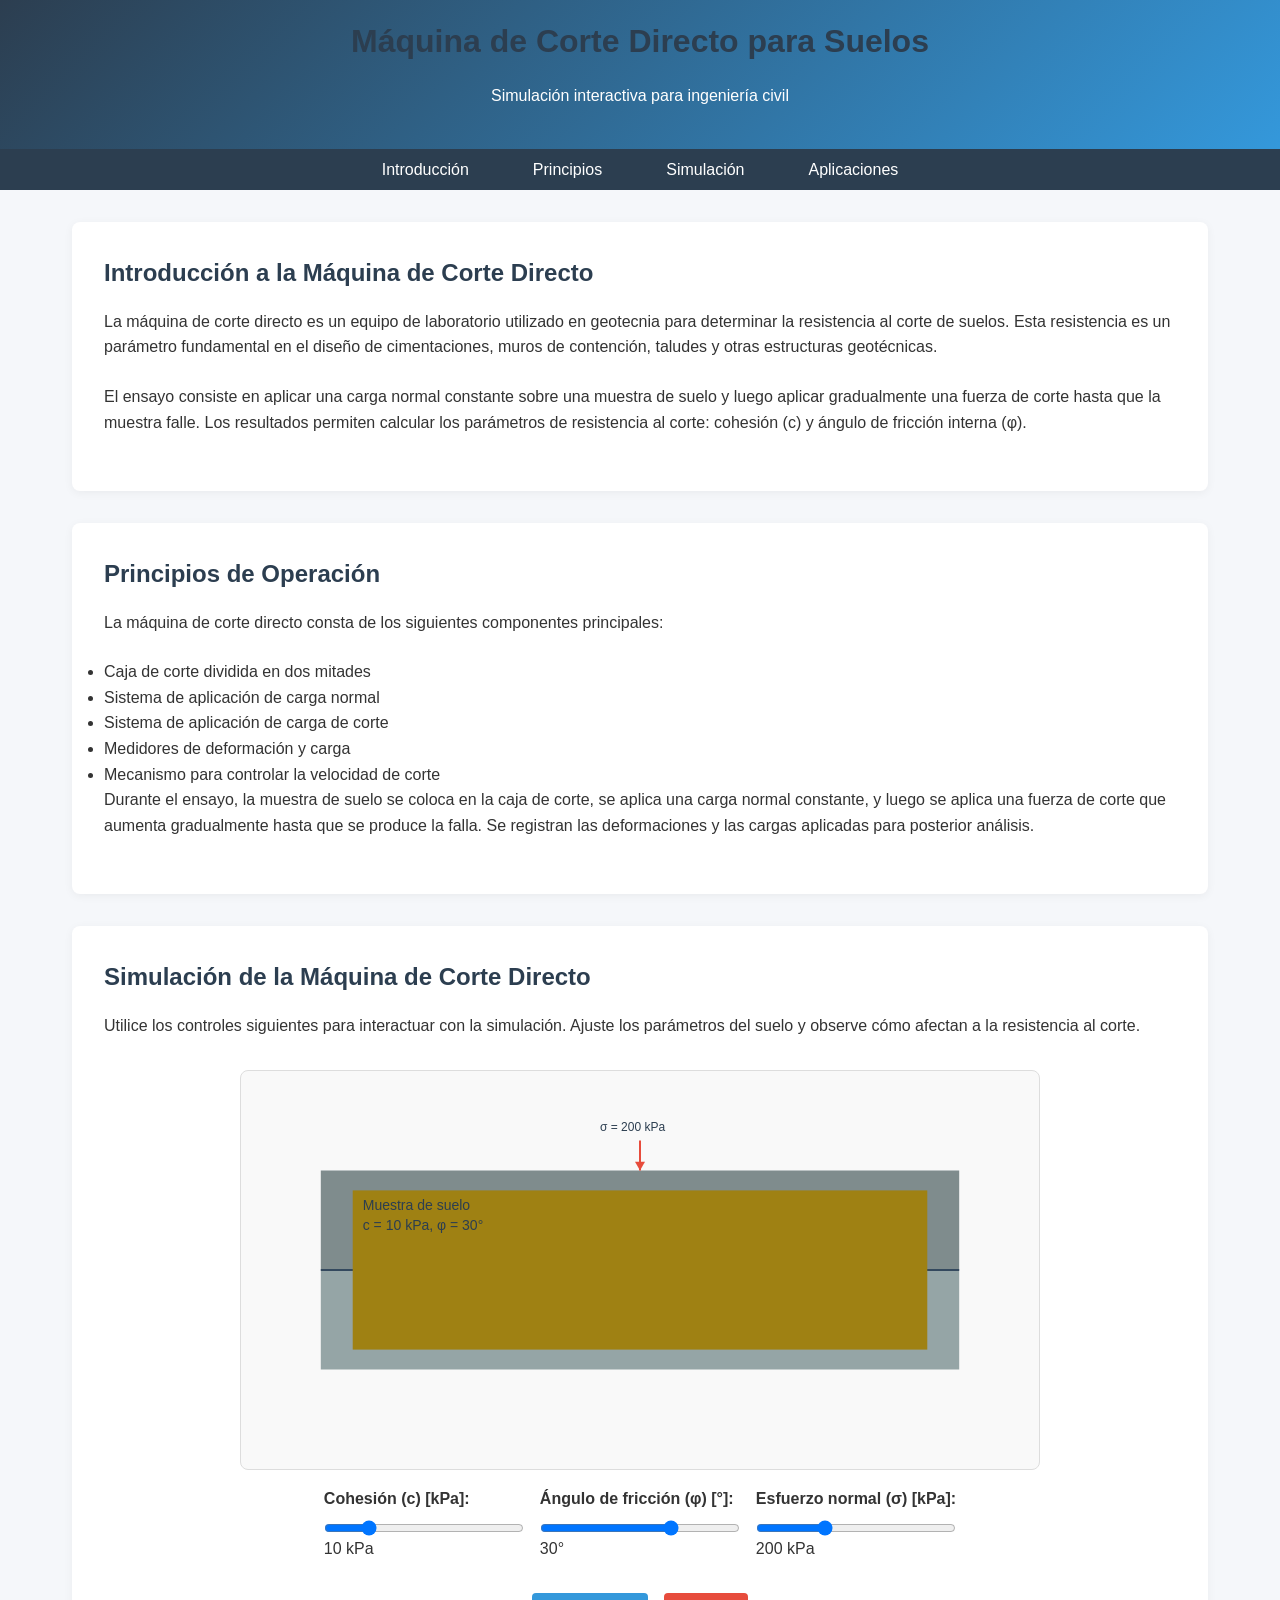
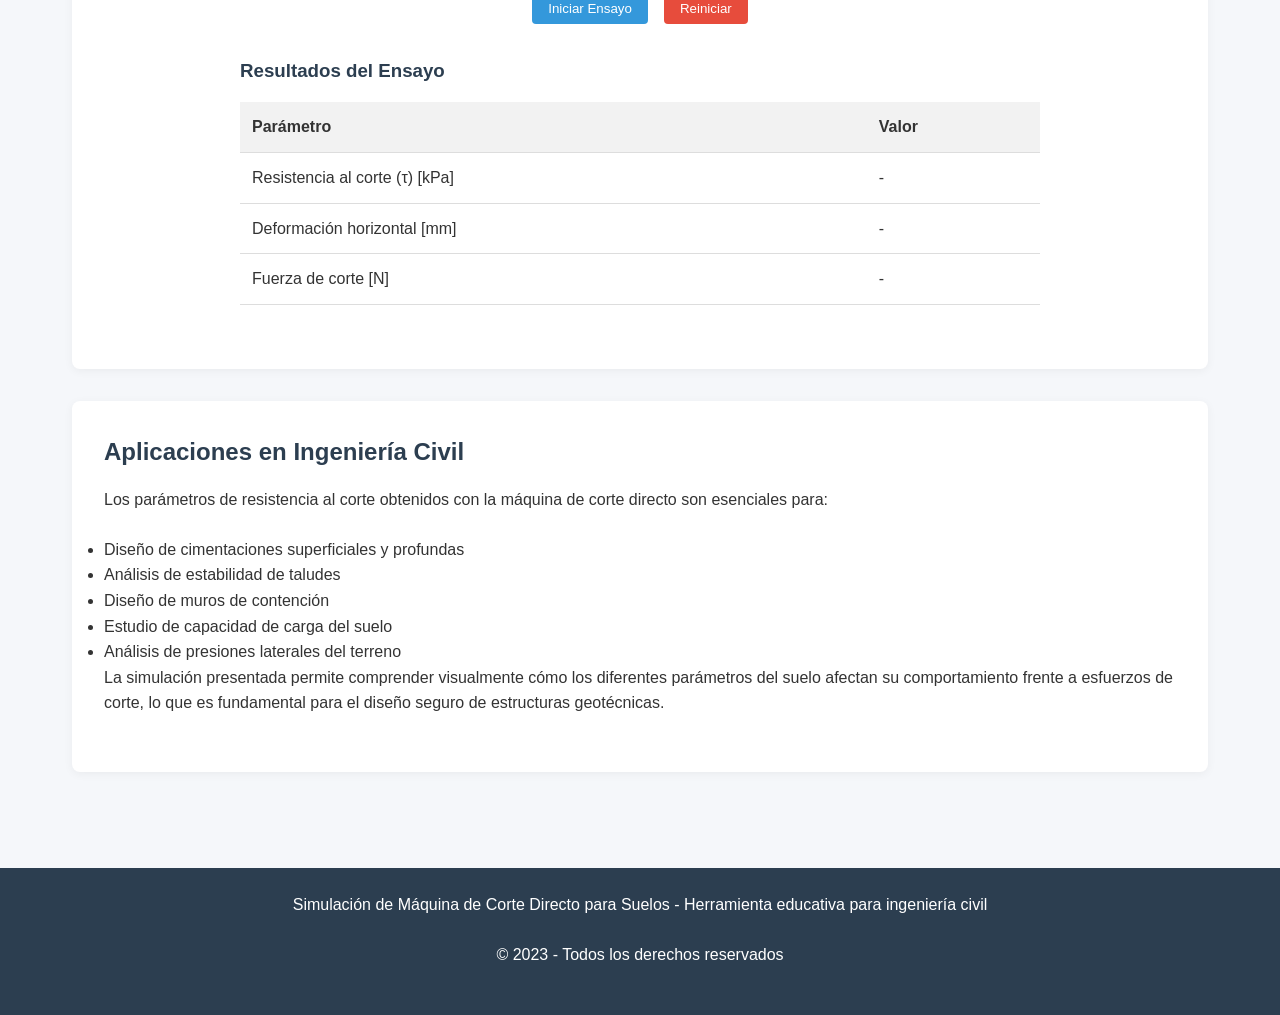
<file: maquina.html>
<!DOCTYPE html>
<html lang="es">
<head>
    <meta charset="UTF-8">
    <meta name="viewport" content="width=device-width, initial-scale=1.0">
    <title>Máquina de Corte Directo - Simulación</title>
    <style>
        :root {
            --primary-color: #2c3e50;
            --secondary-color: #3498db;
            --accent-color: #e74c3c;
            --light-color: #ecf0f1;
            --dark-color: #2c3e50;
        }
        
        * {
            margin: 0;
            padding: 0;
            box-sizing: border-box;
            font-family: 'Segoe UI', Tahoma, Geneva, Verdana, sans-serif;
        }
        
        body {
            background-color: #f5f7fa;
            color: #333;
            line-height: 1.6;
        }
        
        header {
            background: linear-gradient(135deg, var(--primary-color), var(--secondary-color));
            color: white;
            padding: 1rem;
            text-align: center;
            box-shadow: 0 2px 5px rgba(0,0,0,0.1);
        }
        
        nav {
            background-color: var(--dark-color);
            padding: 0.5rem;
        }
        
        nav ul {
            display: flex;
            justify-content: center;
            list-style: none;
        }
        
        nav ul li {
            margin: 0 1rem;
        }
        
        nav ul li a {
            color: white;
            text-decoration: none;
            padding: 0.5rem 1rem;
            border-radius: 4px;
            transition: background-color 0.3s;
        }
        
        nav ul li a:hover {
            background-color: rgba(255,255,255,0.1);
        }
        
        .container {
            max-width: 1200px;
            margin: 0 auto;
            padding: 2rem;
        }
        
        h1, h2, h3 {
            margin-bottom: 1rem;
            color: var(--primary-color);
        }
        
        p {
            margin-bottom: 1.5rem;
        }
        
        .section {
            background-color: white;
            border-radius: 8px;
            padding: 2rem;
            margin-bottom: 2rem;
            box-shadow: 0 2px 10px rgba(0,0,0,0.05);
        }
        
        .simulation-container {
            display: flex;
            flex-direction: column;
            align-items: center;
            margin: 2rem 0;
        }
        
        .canvas-container {
            position: relative;
            width: 100%;
            max-width: 800px;
            height: 400px;
            border: 1px solid #ddd;
            border-radius: 8px;
            overflow: hidden;
            margin-bottom: 1rem;
            background-color: #f9f9f9;
        }
        
        canvas {
            width: 100%;
            height: 100%;
        }
        
        .controls {
            display: flex;
            flex-wrap: wrap;
            gap: 1rem;
            justify-content: center;
            margin-bottom: 1rem;
            width: 100%;
        }
        
        .control-group {
            display: flex;
            flex-direction: column;
            min-width: 200px;
        }
        
        label {
            margin-bottom: 0.5rem;
            font-weight: bold;
        }
        
        input[type="range"] {
            width: 100%;
        }
        
        .button-group {
            display: flex;
            gap: 1rem;
            margin-top: 1rem;
        }
        
        button {
            padding: 0.5rem 1rem;
            border: none;
            border-radius: 4px;
            background-color: var(--secondary-color);
            color: white;
            cursor: pointer;
            transition: background-color 0.3s;
        }
        
        button:hover {
            background-color: #2980b9;
        }
        
        button.reset {
            background-color: var(--accent-color);
        }
        
        button.reset:hover {
            background-color: #c0392b;
        }
        
        .results {
            width: 100%;
            max-width: 800px;
            margin-top: 2rem;
        }
        
        .results table {
            width: 100%;
            border-collapse: collapse;
        }
        
        .results th, .results td {
            padding: 0.75rem;
            text-align: left;
            border-bottom: 1px solid #ddd;
        }
        
        .results th {
            background-color: #f2f2f2;
        }
        
        footer {
            background-color: var(--dark-color);
            color: white;
            text-align: center;
            padding: 1.5rem;
            margin-top: 2rem;
        }
        
        @media (max-width: 768px) {
            nav ul {
                flex-direction: column;
                align-items: center;
            }
            
            nav ul li {
                margin: 0.5rem 0;
            }
            
            .controls {
                flex-direction: column;
            }
        }
    </style>
</head>
<body>
    <header>
        <h1>Máquina de Corte Directo para Suelos</h1>
        <p>Simulación interactiva para ingeniería civil</p>
    </header>
    
    <nav>
        <ul>
            <li><a href="#introduccion">Introducción</a></li>
            <li><a href="#principios">Principios</a></li>
            <li><a href="#simulacion">Simulación</a></li>
            <li><a href="#aplicaciones">Aplicaciones</a></li>
        </ul>
    </nav>
    
    <div class="container">
        <section id="introduccion" class="section">
            <h2>Introducción a la Máquina de Corte Directo</h2>
            <p>La máquina de corte directo es un equipo de laboratorio utilizado en geotecnia para determinar la resistencia al corte de suelos. Esta resistencia es un parámetro fundamental en el diseño de cimentaciones, muros de contención, taludes y otras estructuras geotécnicas.</p>
            <p>El ensayo consiste en aplicar una carga normal constante sobre una muestra de suelo y luego aplicar gradualmente una fuerza de corte hasta que la muestra falle. Los resultados permiten calcular los parámetros de resistencia al corte: cohesión (c) y ángulo de fricción interna (φ).</p>
        </section>
        
        <section id="principios" class="section">
            <h2>Principios de Operación</h2>
            <p>La máquina de corte directo consta de los siguientes componentes principales:</p>
            <ul>
                <li>Caja de corte dividida en dos mitades</li>
                <li>Sistema de aplicación de carga normal</li>
                <li>Sistema de aplicación de carga de corte</li>
                <li>Medidores de deformación y carga</li>
                <li>Mecanismo para controlar la velocidad de corte</li>
            </ul>
            <p>Durante el ensayo, la muestra de suelo se coloca en la caja de corte, se aplica una carga normal constante, y luego se aplica una fuerza de corte que aumenta gradualmente hasta que se produce la falla. Se registran las deformaciones y las cargas aplicadas para posterior análisis.</p>
        </section>
        
        <section id="simulacion" class="section">
            <h2>Simulación de la Máquina de Corte Directo</h2>
            <p>Utilice los controles siguientes para interactuar con la simulación. Ajuste los parámetros del suelo y observe cómo afectan a la resistencia al corte.</p>
            
            <div class="simulation-container">
                <div class="canvas-container">
                    <canvas id="simulationCanvas"></canvas>
                </div>
                
                <div class="controls">
                    <div class="control-group">
                        <label for="cohesion">Cohesión (c) [kPa]:</label>
                        <input type="range" id="cohesion" min="0" max="50" value="10">
                        <span id="cohesionValue">10 kPa</span>
                    </div>
                    
                    <div class="control-group">
                        <label for="friction">Ángulo de fricción (φ) [°]:</label>
                        <input type="range" id="friction" min="0" max="45" value="30">
                        <span id="frictionValue">30°</span>
                    </div>
                    
                    <div class="control-group">
                        <label for="normalStress">Esfuerzo normal (σ) [kPa]:</label>
                        <input type="range" id="normalStress" min="50" max="500" value="200">
                        <span id="normalStressValue">200 kPa</span>
                    </div>
                </div>
                
                <div class="button-group">
                    <button id="startBtn">Iniciar Ensayo</button>
                    <button id="resetBtn" class="reset">Reiniciar</button>
                </div>
                
                <div class="results">
                    <h3>Resultados del Ensayo</h3>
                    <table>
                        <thead>
                            <tr>
                                <th>Parámetro</th>
                                <th>Valor</th>
                            </tr>
                        </thead>
                        <tbody>
                            <tr>
                                <td>Resistencia al corte (τ) [kPa]</td>
                                <td id="shearStrength">-</td>
                            </tr>
                            <tr>
                                <td>Deformación horizontal [mm]</td>
                                <td id="horizontalDeformation">-</td>
                            </tr>
                            <tr>
                                <td>Fuerza de corte [N]</td>
                                <td id="shearForce">-</td>
                            </tr>
                        </tbody>
                    </table>
                </div>
            </div>
        </section>
        
        <section id="aplicaciones" class="section">
            <h2>Aplicaciones en Ingeniería Civil</h2>
            <p>Los parámetros de resistencia al corte obtenidos con la máquina de corte directo son esenciales para:</p>
            <ul>
                <li>Diseño de cimentaciones superficiales y profundas</li>
                <li>Análisis de estabilidad de taludes</li>
                <li>Diseño de muros de contención</li>
                <li>Estudio de capacidad de carga del suelo</li>
                <li>Análisis de presiones laterales del terreno</li>
            </ul>
            <p>La simulación presentada permite comprender visualmente cómo los diferentes parámetros del suelo afectan su comportamiento frente a esfuerzos de corte, lo que es fundamental para el diseño seguro de estructuras geotécnicas.</p>
        </section>
    </div>
    
    <footer>
        <p>Simulación de Máquina de Corte Directo para Suelos - Herramienta educativa para ingeniería civil</p>
        <p>© 2023 - Todos los derechos reservados</p>
    </footer>

    <script>
        document.addEventListener('DOMContentLoaded', function() {
            const canvas = document.getElementById('simulationCanvas');
            const ctx = canvas.getContext('2d');
            
            // Ajustar tamaño del canvas
            function resizeCanvas() {
                const container = canvas.parentElement;
                canvas.width = container.clientWidth;
                canvas.height = container.clientHeight;
                drawInitialState();
            }
            
            // Variables de control
            let cohesion = 10;
            let frictionAngle = 30;
            let normalStress = 200;
            let animationId = null;
            let shearDisplacement = 0;
            let maxShearDisplacement = 300;
            
            // Elementos de la interfaz
            const cohesionSlider = document.getElementById('cohesion');
            const frictionSlider = document.getElementById('friction');
            const normalStressSlider = document.getElementById('normalStress');
            const cohesionValue = document.getElementById('cohesionValue');
            const frictionValue = document.getElementById('frictionValue');
            const normalStressValue = document.getElementById('normalStressValue');
            const startBtn = document.getElementById('startBtn');
            const resetBtn = document.getElementById('resetBtn');
            const shearStrengthElem = document.getElementById('shearStrength');
            const horizontalDeformationElem = document.getElementById('horizontalDeformation');
            const shearForceElem = document.getElementById('shearForce');
            
            // Inicializar valores
            cohesionSlider.value = cohesion;
            frictionSlider.value = frictionAngle;
            normalStressSlider.value = normalStress;
            cohesionValue.textContent = `${cohesion} kPa`;
            frictionValue.textContent = `${frictionAngle}°`;
            normalStressValue.textContent = `${normalStress} kPa`;
            
            // Event listeners
            cohesionSlider.addEventListener('input', function() {
                cohesion = parseInt(this.value);
                cohesionValue.textContent = `${cohesion} kPa`;
                if (!animationId) drawInitialState();
            });
            
            frictionSlider.addEventListener('input', function() {
                frictionAngle = parseInt(this.value);
                frictionValue.textContent = `${frictionAngle}°`;
                if (!animationId) drawInitialState();
            });
            
            normalStressSlider.addEventListener('input', function() {
                normalStress = parseInt(this.value);
                normalStressValue.textContent = `${normalStress} kPa`;
                if (!animationId) drawInitialState();
            });
            
            startBtn.addEventListener('click', startSimulation);
            resetBtn.addEventListener('click', resetSimulation);
            
            // Dibujar estado inicial
            function drawInitialState() {
                ctx.clearRect(0, 0, canvas.width, canvas.height);
                
                // Dibujar la caja de corte
                const boxWidth = canvas.width * 0.8;
                const boxHeight = canvas.height * 0.5;
                const boxX = (canvas.width - boxWidth) / 2;
                const boxY = (canvas.height - boxHeight) / 2;
                
                // Mitad inferior de la caja
                ctx.fillStyle = '#95a5a6';
                ctx.fillRect(boxX, boxY + boxHeight/2, boxWidth, boxHeight/2);
                
                // Mitad superior de la caja
                ctx.fillStyle = '#7f8c8d';
                ctx.fillRect(boxX, boxY, boxWidth, boxHeight/2);
                
                // Línea de separación
                ctx.strokeStyle = '#34495e';
                ctx.lineWidth = 2;
                ctx.beginPath();
                ctx.moveTo(boxX, boxY + boxHeight/2);
                ctx.lineTo(boxX + boxWidth, boxY + boxHeight/2);
                ctx.stroke();
                
                // Muestra de suelo
                const soilWidth = boxWidth * 0.9;
                const soilHeight = boxHeight * 0.8;
                const soilX = boxX + (boxWidth - soilWidth) / 2;
                const soilY = boxY + (boxHeight - soilHeight) / 2;
                
                ctx.fillStyle = getSoilColor();
                ctx.fillRect(soilX, soilY, soilWidth, soilHeight);
                
                // Texto
                ctx.fillStyle = '#2c3e50';
                ctx.font = '14px Arial';
                ctx.fillText('Muestra de suelo', soilX + 10, soilY + 20);
                ctx.fillText(`c = ${cohesion} kPa, φ = ${frictionAngle}°`, soilX + 10, soilY + 40);
                
                // Fuerza normal
                const arrowStartX = boxX + boxWidth/2;
                const arrowStartY = boxY - 30;
                drawArrow(arrowStartX, arrowStartY, arrowStartX, boxY, 'σ = ' + normalStress + ' kPa');
            }
            
            function getSoilColor() {
                // Color basado en parámetros del suelo
                const r = 139 + cohesion * 2;
                const g = 69 + frictionAngle * 2;
                const b = 19;
                return `rgb(${r}, ${g}, ${b})`;
            }
            
            function drawArrow(fromX, fromY, toX, toY, text) {
                const headlen = 10;
                const angle = Math.atan2(toY - fromY, toX - fromX);
                
                // Línea principal
                ctx.strokeStyle = '#e74c3c';
                ctx.lineWidth = 2;
                ctx.beginPath();
                ctx.moveTo(fromX, fromY);
                ctx.lineTo(toX, toY);
                ctx.stroke();
                
                // Punta de flecha
                ctx.beginPath();
                ctx.moveTo(toX, toY);
                ctx.lineTo(toX - headlen * Math.cos(angle - Math.PI/6), toY - headlen * Math.sin(angle - Math.PI/6));
                ctx.lineTo(toX - headlen * Math.cos(angle + Math.PI/6), toY - headlen * Math.sin(angle + Math.PI/6));
                ctx.closePath();
                ctx.fillStyle = '#e74c3c';
                ctx.fill();
                
                // Texto
                ctx.fillStyle = '#2c3e50';
                ctx.font = '12px Arial';
                ctx.fillText(text, fromX - 40, fromY - 10);
            }
            
            function startSimulation() {
                if (animationId) {
                    cancelAnimationFrame(animationId);
                    animationId = null;
                    startBtn.textContent = 'Continuar';
                    return;
                }
                
                startBtn.textContent = 'Pausar';
                shearDisplacement = 0;
                
                function animate() {
                    if (shearDisplacement >= maxShearDisplacement) {
                        cancelAnimationFrame(animationId);
                        animationId = null;
                        startBtn.textContent = 'Iniciar Ensayo';
                        return;
                    }
                    
                    shearDisplacement += 2;
                    updateSimulation();
                    animationId = requestAnimationFrame(animate);
                }
                
                animate();
            }
            
            function updateSimulation() {
                ctx.clearRect(0, 0, canvas.width, canvas.height);
                
                // Dibujar la caja de corte
                const boxWidth = canvas.width * 0.8;
                const boxHeight = canvas.height * 0.5;
                const boxX = (canvas.width - boxWidth) / 2;
                const boxY = (canvas.height - boxHeight) / 2;
                
                // Mitad inferior de la caja (fija)
                ctx.fillStyle = '#95a5a6';
                ctx.fillRect(boxX, boxY + boxHeight/2, boxWidth, boxHeight/2);
                
                // Mitad superior de la caja (se mueve)
                const displacement = shearDisplacement / 10;
                ctx.fillStyle = '#7f8c8d';
                ctx.fillRect(boxX + displacement, boxY, boxWidth, boxHeight/2);
                
                // Muestra de suelo deformada
                const soilWidth = boxWidth * 0.9;
                const soilHeight = boxHeight * 0.8;
                const soilX = boxX + (boxWidth - soilWidth) / 2;
                const soilY = boxY + (boxHeight - soilHeight) / 2;
                
                ctx.fillStyle = getSoilColor();
                ctx.fillRect(soilX, soilY, soilWidth, soilHeight);
                
                // Dibujar línea de falla
                ctx.strokeStyle = '#e74c3c';
                ctx.lineWidth = 2;
                ctx.beginPath();
                ctx.moveTo(soilX, soilY + soilHeight/2);
                ctx.lineTo(soilX + displacement, soilY + soilHeight/2);
                ctx.lineTo(soilX + soilWidth + displacement, soilY + soilHeight/2);
                ctx.stroke();
                
                // Fuerza normal
                const arrowStartX = boxX + boxWidth/2 + displacement;
                const arrowStartY = boxY - 30;
                drawArrow(arrowStartX, arrowStartY, arrowStartX, boxY, 'σ = ' + normalStress + ' kPa');
                
                // Fuerza de corte
                const shearArrowX = boxX + boxWidth + 30;
                const shearArrowY = boxY + boxHeight/2;
                drawArrow(shearArrowX, shearArrowY, shearArrowX - 20, shearArrowY, 'τ');
                
                // Calcular y mostrar resultados
                const frictionRad = frictionAngle * Math.PI / 180;
                const shearStrength = cohesion + normalStress * Math.tan(frictionRad);
                const currentShear = shearStrength * (shearDisplacement / maxShearDisplacement);
                
                shearStrengthElem.textContent = shearStrength.toFixed(2);
                horizontalDeformationElem.textContent = (displacement).toFixed(2);
                shearForceElem.textContent = (currentShear * 1000).toFixed(2); // Convertir a Newtons
            }
            
            function resetSimulation() {
                if (animationId) {
                    cancelAnimationFrame(animationId);
                    animationId = null;
                }
                
                startBtn.textContent = 'Iniciar Ensayo';
                shearDisplacement = 0;
                drawInitialState();
                
                // Reiniciar resultados
                shearStrengthElem.textContent = '-';
                horizontalDeformationElem.textContent = '-';
                shearForceElem.textContent = '-';
            }
            
            // Inicializar
            window.addEventListener('resize', resizeCanvas);
            resizeCanvas();
        });
    </script>
</body>
</html>
</file>
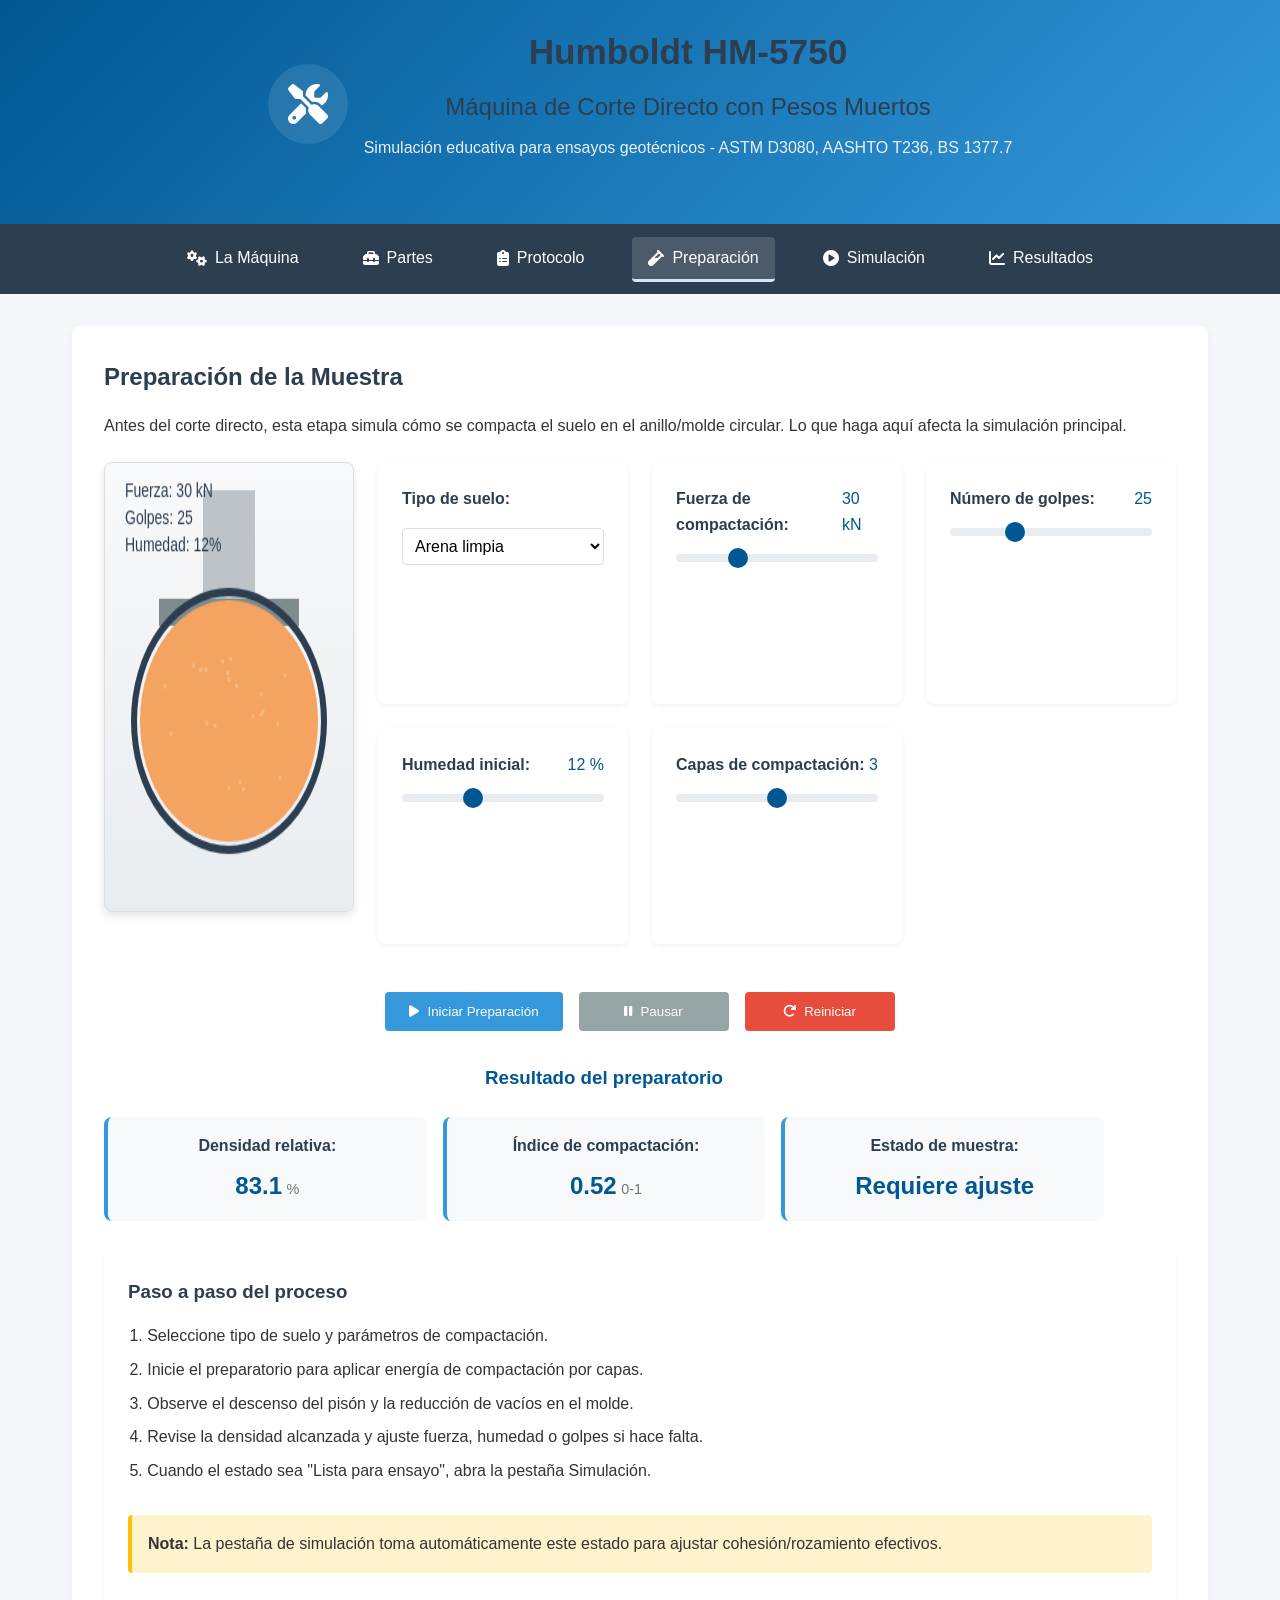
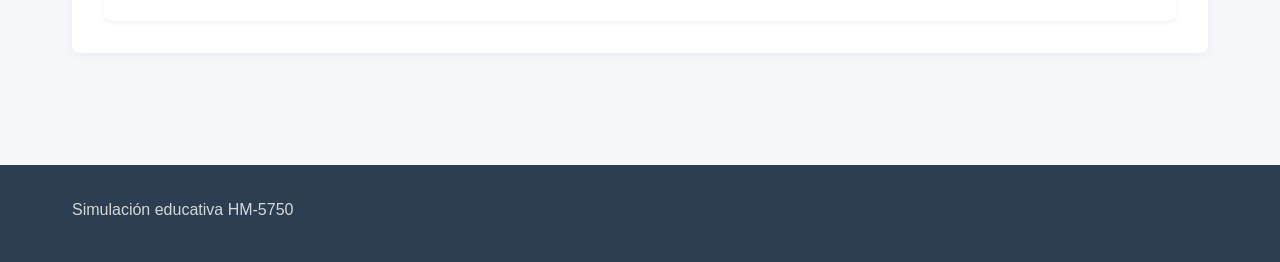
<file: preparacion.html>
<!DOCTYPE html>
<html lang="es">
<head>
    <meta charset="UTF-8">
    <meta name="viewport" content="width=device-width, initial-scale=1.0">
    <title>Preparación - Humboldt HM-5750</title>
    <link rel="stylesheet" href="https://cdnjs.cloudflare.com/ajax/libs/font-awesome/6.4.0/css/all.min.css">
    <link rel="stylesheet" href="styles.css">
</head>
<body>
    <header>
        <div class="logo-container">
            <div class="logo">
                <i class="fas fa-tools"></i>
            </div>
            <div class="branding">
                <h1>Humboldt HM-5750</h1>
                <h2>Máquina de Corte Directo con Pesos Muertos</h2>
                <p>Simulación educativa para ensayos geotécnicos - ASTM D3080, AASHTO T236, BS 1377.7</p>
            </div>
        </div>
    </header>
    
    <nav>
        <ul>
            <li><a href="la-maquina.html"><i class="fas fa-cogs"></i> La Máquina</a></li>
            <li><a href="partes.html"><i class="fas fa-toolbox"></i> Partes</a></li>
            <li><a href="protocolo.html"><i class="fas fa-clipboard-list"></i> Protocolo</a></li>
            <li><a href="preparacion.html" class="active"><i class="fas fa-vial"></i> Preparación</a></li>
            <li><a href="simulacion.html"><i class="fas fa-play-circle"></i> Simulación</a></li>
            <li><a href="resultados.html"><i class="fas fa-chart-line"></i> Resultados</a></li>
        </ul>
    </nav>
    
    <div class="container">
        <section class="section active">
            <h2>Preparación de la Muestra</h2>
            <p>Antes del corte directo, esta etapa simula cómo se compacta el suelo en el anillo/molde circular. Lo que haga aquí afecta la simulación principal.</p>

            <div class="prep-layout">
                <div class="machine-representation">
                    <div class="canvas-container prep-canvas-wrap">
                        <canvas id="prepCanvas"></canvas>
                    </div>
                </div>

                <div class="controls">
                    <div class="control-group">
                        <label for="prepSoilType">Tipo de suelo:</label>
                        <select id="prepSoilType">
                            <option value="sand">Arena limpia</option>
                            <option value="clay">Arcilla</option>
                            <option value="silt">Limo</option>
                            <option value="clayeySand">Arena arcillosa</option>
                        </select>
                    </div>

                    <div class="control-group">
                        <label for="compactionForce">Fuerza de compactación: <span id="compactionForceValue">30 kN</span></label>
                        <input type="range" id="compactionForce" min="10" max="80" step="1" value="30">
                    </div>

                    <div class="control-group">
                        <label for="numBlows">Número de golpes: <span id="numBlowsValue">25</span></label>
                        <input type="range" id="numBlows" min="10" max="60" step="1" value="25">
                    </div>

                    <div class="control-group">
                        <label for="moisture">Humedad inicial: <span id="moistureValue">12 %</span></label>
                        <input type="range" id="moisture" min="4" max="28" step="1" value="12">
                    </div>

                    <div class="control-group">
                        <label for="layers">Capas de compactación: <span id="layersValue">3</span></label>
                        <input type="range" id="layers" min="1" max="5" step="1" value="3">
                    </div>
                </div>
            </div>

            <div class="button-group">
                <button id="prepStartBtn"><i class="fas fa-play"></i> Iniciar Preparación</button>
                <button id="prepPauseBtn" disabled><i class="fas fa-pause"></i> Pausar</button>
                <button id="prepResetBtn" class="reset"><i class="fas fa-redo"></i> Reiniciar</button>
            </div>

            <div class="results">
                <h3>Resultado del preparatorio</h3>
                <div class="results-grid">
                    <div class="result-item">
                        <span class="result-label">Densidad relativa:</span>
                        <span id="prepDensity" class="result-value">-</span>
                        <span class="result-unit">%</span>
                    </div>
                    <div class="result-item">
                        <span class="result-label">Índice de compactación:</span>
                        <span id="prepQuality" class="result-value">-</span>
                        <span class="result-unit">0-1</span>
                    </div>
                    <div class="result-item">
                        <span class="result-label">Estado de muestra:</span>
                        <span id="prepState" class="result-value">Sin preparar</span>
                        <span class="result-unit"></span>
                    </div>
                </div>
            </div>

            <div class="simulation-instructions">
                <h3>Paso a paso del proceso</h3>
                <ol id="prepSteps" class="prep-steps">
                    <li>Seleccione tipo de suelo y parámetros de compactación.</li>
                    <li>Inicie el preparatorio para aplicar energía de compactación por capas.</li>
                    <li>Observe el descenso del pisón y la reducción de vacíos en el molde.</li>
                    <li>Revise la densidad alcanzada y ajuste fuerza, humedad o golpes si hace falta.</li>
                    <li>Cuando el estado sea "Lista para ensayo", abra la pestaña Simulación.</li>
                </ol>
                <p class="notes"><strong>Nota:</strong> La pestaña de simulación toma automáticamente este estado para ajustar cohesión/rozamiento efectivos.</p>
            </div>
        </section>
    </div>

    <footer><div class="footer-content"><div class="footer-section"><p>Simulación educativa HM-5750</p></div></div></footer>

    <script src="preparacion.js"></script>
</body>
</html>
</file>
<file: styles.css>
:root {
    --primary-color: #2c3e50;
    --secondary-color: #3498db;
    --accent-color: #e74c3c;
    --light-color: #ecf0f1;
    --dark-color: #2c3e50;
    --humboldt-blue: #005792;
    --humboldt-light-blue: #d1e6f9;
    --success-color: #27ae60;
    --warning-color: #f39c12;
    --soil-sand: #F4A460;
    --soil-sand-sat: #D2B48C;
    --soil-clay: #A0522D;
    --soil-clay-sat: #8B4513;
    --soil-silt: #DEB887;
    --soil-silt-sat: #BC8F8F;
    --soil-clayey-sand: #D2691E;
    --soil-clayey-sand-sat: #CD853F;
}

* {
    margin: 0;
    padding: 0;
    box-sizing: border-box;
    font-family: 'Segoe UI', Tahoma, Geneva, Verdana, sans-serif;
}

body {
    background-color: #f5f7fa;
    color: #333;
    line-height: 1.6;
}

header {
    background: linear-gradient(135deg, var(--humboldt-blue), var(--secondary-color));
    color: white;
    padding: 1.5rem;
    text-align: center;
    box-shadow: 0 2px 5px rgba(0,0,0,0.1);
    position: relative;
}

.logo-container {
    display: flex;
    justify-content: center;
    align-items: center;
    margin-bottom: 1rem;
}

.logo {
    font-size: 2.5rem;
    margin-right: 1rem;
    background: rgba(255, 255, 255, 0.1);
    border-radius: 50%;
    width: 80px;
    height: 80px;
    display: flex;
    align-items: center;
    justify-content: center;
}

.branding h1 {
    font-size: 2.2rem;
    margin-bottom: 0.5rem;
}

.branding h2 {
    font-size: 1.5rem;
    font-weight: 400;
    margin-bottom: 0.5rem;
}

.branding p {
    font-size: 1rem;
    opacity: 0.9;
}

nav {
    background-color: var(--dark-color);
    padding: 0.8rem;
    position: sticky;
    top: 0;
    z-index: 100;
}

nav ul {
    display: flex;
    justify-content: center;
    list-style: none;
    flex-wrap: wrap;
}

nav ul li {
    margin: 0 1rem;
}

nav ul li a {
    color: white;
    text-decoration: none;
    padding: 0.5rem 1rem;
    border-radius: 4px;
    transition: background-color 0.3s;
    font-weight: 500;
    display: flex;
    align-items: center;
    border-bottom: 3px solid transparent;
}

nav ul li a i {
    margin-right: 0.5rem;
}

nav ul li a:hover {
    background-color: rgba(255,255,255,0.1);
}

nav ul li a.active {
    background-color: rgba(255,255,255,0.15);
    border-bottom: 3px solid var(--humboldt-light-blue);
}

.container {
    max-width: 1200px;
    margin: 0 auto;
    padding: 2rem;
}

.section {
    background-color: white;
    border-radius: 8px;
    padding: 2rem;
    margin-bottom: 2rem;
    box-shadow: 0 2px 10px rgba(0,0,0,0.05);
    display: none;
}

.section.active {
    display: block;
    animation: fadeIn 0.5s ease;
}

@keyframes fadeIn {
    from { opacity: 0; transform: translateY(10px); }
    to { opacity: 1; transform: translateY(0); }
}

h1, h2, h3, h4 {
    margin-bottom: 1rem;
    color: var(--primary-color);
}

p {
    margin-bottom: 1.5rem;
}

/* Machine Features */
.machine-features {
    display: grid;
    grid-template-columns: repeat(auto-fit, minmax(250px, 1fr));
    gap: 1.5rem;
    margin: 2rem 0;
}

.feature {
    background-color: var(--humboldt-light-blue);
    padding: 1.5rem;
    border-radius: 8px;
    text-align: center;
    border-left: 4px solid var(--humboldt-blue);
    transition: transform 0.3s ease, box-shadow 0.3s ease;
}

.feature:hover {
    transform: translateY(-5px);
    box-shadow: 0 5px 15px rgba(0,0,0,0.1);
}

.feature h3 {
    color: var(--humboldt-blue);
    margin-bottom: 0.5rem;
    display: flex;
    align-items: center;
    justify-content: center;
}

.feature i {
    margin-right: 0.5rem;
}

/* Specifications */
.specs-container {
    display: grid;
    grid-template-columns: repeat(auto-fit, minmax(280px, 1fr));
    gap: 1.5rem;
    margin: 2rem 0;
}

.specs-group {
    background-color: #f8f9fa;
    padding: 1.5rem;
    border-radius: 8px;
    border-left: 4px solid var(--secondary-color);
    transition: transform 0.3s ease;
}

.specs-group:hover {
    transform: translateY(-3px);
}

.specs-group h3 {
    color: var(--secondary-color);
    margin-bottom: 1rem;
    border-bottom: 1px solid #ddd;
    padding-bottom: 0.5rem;
}

.specs-group ul {
    list-style-type: none;
}

.specs-group li {
    padding: 0.5rem 0;
    border-bottom: 1px solid #eee;
    display: flex;
    align-items: center;
}

.specs-group li:before {
    content: "•";
    color: var(--secondary-color);
    font-weight: bold;
    margin-right: 0.5rem;
}

.specs-group li:last-child {
    border-bottom: none;
}

.notes {
    background-color: #fff3cd;
    border-left: 4px solid #ffc107;
    padding: 1rem;
    border-radius: 4px;
    margin-top: 2rem;
}

.notes h4 {
    color: #856404;
    margin-bottom: 0.5rem;
    display: flex;
    align-items: center;
}

.notes h4 i {
    margin-right: 0.5rem;
}

.notes p {
    margin-bottom: 0.5rem;
}

/* Machine Parts */
.parts-container {
    display: grid;
    grid-template-columns: 1fr 1fr;
    gap: 2rem;
    margin: 2rem 0;
}

.parts-diagram {
    background-color: #f8f9fa;
    padding: 1.5rem;
    border-radius: 8px;
    text-align: center;
}

.diagram-placeholder {
    width: 100%;
    height: 300px;
    background-color: #e9ecef;
    display: flex;
    flex-direction: column;
    justify-content: center;
    align-items: center;
    border-radius: 8px;
    border: 2px dashed #ced4da;
    transition: background-color 0.3s ease;
}

.diagram-placeholder:hover {
    background-color: #dee2e6;
}

.diagram-placeholder i {
    font-size: 3rem;
    color: #6c757d;
    margin-bottom: 1rem;
}

.parts-list {
    background-color: #f8f9fa;
    padding: 1.5rem;
    border-radius: 8px;
}

.part-item {
    padding: 1rem;
    border-bottom: 1px solid #eee;
    display: flex;
    align-items: center;
    transition: background-color 0.3s ease;
}

.part-item:hover {
    background-color: #e9ecef;
    border-radius: 4px;
}

.part-item:last-child {
    border-bottom: none;
}

.part-number {
    background-color: var(--humboldt-blue);
    color: white;
    width: 30px;
    height: 30px;
    border-radius: 50%;
    display: flex;
    align-items: center;
    justify-content: center;
    margin-right: 1rem;
    font-weight: bold;
    flex-shrink: 0;
}

/* Protocol Steps */
.protocol-steps {
    display: flex;
    flex-direction: column;
    gap: 1.5rem;
    margin: 2rem 0;
}

.step {
    display: flex;
    gap: 1.5rem;
    align-items: flex-start;
    background: white;
    border-radius: 8px;
    overflow: hidden;
    box-shadow: 0 2px 5px rgba(0,0,0,0.05);
    transition: transform 0.3s ease, box-shadow 0.3s ease;
}

.step:hover {
    transform: translateY(-3px);
    box-shadow: 0 5px 15px rgba(0,0,0,0.1);
}

.step-number {
    background-color: var(--humboldt-blue);
    color: white;
    width: 40px;
    height: 40px;
    border-radius: 50%;
    display: flex;
    align-items: center;
    justify-content: center;
    font-weight: bold;
    flex-shrink: 0;
    margin: 1rem;
}

.step-content {
    flex: 1;
    padding: 1rem 1rem 1rem 0;
}

.step-content h3 {
    color: var(--humboldt-blue);
    margin-bottom: 0.5rem;
}

.warning {
    background-color: #f8d7da;
    color: #721c24;
    padding: 1rem;
    border-radius: 4px;
    margin: 1rem 0;
    border-left: 4px solid #dc3545;
}

.warning h4 {
    color: #721c24;
    margin-bottom: 0.5rem;
    display: flex;
    align-items: center;
}

.warning i {
    margin-right: 0.5rem;
}

/* Simulation Container */
.simulation-container {
    display: flex;
    flex-direction: column;
    align-items: center;
    margin: 2rem 0;
}

.machine-representation {
    width: 100%;
    display: flex;
    flex-direction: column;
    align-items: center;
    margin-bottom: 2rem;
}

.canvas-container {
    position: relative;
    width: 100%;
    max-width: 900px;
    height: 450px;
    border: 1px solid #ddd;
    border-radius: 8px;
    overflow: hidden;
    margin-bottom: 1.5rem;
    background: linear-gradient(to bottom, #f8f9fa, #e9ecef);
    box-shadow: 0 4px 8px rgba(0,0,0,0.1);
}

.canvas-container > canvas {
    width: 100%;
    height: 100%;
    display: block;
}

.results-chart canvas {
    width: 100% !important;
    height: 220px !important;
}

.controls {
    display: grid;
    grid-template-columns: repeat(auto-fit, minmax(250px, 1fr));
    gap: 1.5rem;
    width: 100%;
    max-width: 1000px;
    margin-bottom: 1.5rem;
}

.control-group {
    display: flex;
    flex-direction: column;
    background-color: white;
    padding: 1.5rem;
    border-radius: 8px;
    box-shadow: 0 2px 5px rgba(0,0,0,0.05);
    transition: transform 0.3s ease, box-shadow 0.3s ease;
}

.control-group:hover {
    transform: translateY(-3px);
    box-shadow: 0 5px 15px rgba(0,0,0,0.1);
}

.control-group label {
    margin-bottom: 0.5rem;
    font-weight: bold;
    color: var(--primary-color);
    display: flex;
    justify-content: space-between;
}

.control-group span {
    font-weight: normal;
    color: var(--humboldt-blue);
}

input[type="range"] {
    width: 100%;
    margin-bottom: 0.5rem;
    -webkit-appearance: none;
    height: 8px;
    border-radius: 4px;
    background: #e9ecef;
    outline: none;
}

input[type="range"]::-webkit-slider-thumb {
    -webkit-appearance: none;
    width: 20px;
    height: 20px;
    border-radius: 50%;
    background: var(--humboldt-blue);
    cursor: pointer;
    transition: background 0.3s ease;
}

input[type="range"]::-webkit-slider-thumb:hover {
    background: var(--secondary-color);
}

select {
    padding: 0.5rem;
    border: 1px solid #ddd;
    border-radius: 4px;
    font-size: 1rem;
    background-color: white;
    transition: border-color 0.3s ease;
}

select:focus {
    border-color: var(--humboldt-blue);
    outline: none;
}

.button-group {
    display: flex;
    gap: 1rem;
    margin: 1.5rem 0;
    justify-content: center;
    width: 100%;
}

button {
    padding: 0.75rem 1.5rem;
    border: none;
    border-radius: 4px;
    background-color: var(--secondary-color);
    color: white;
    cursor: pointer;
    transition: background-color 0.3s, transform 0.3s;
    font-weight: 500;
    display: flex;
    align-items: center;
    justify-content: center;
    min-width: 150px;
}

button:hover:not(:disabled) {
    background-color: #2980b9;
    transform: translateY(-2px);
}

button:disabled {
    background-color: #95a5a6;
    cursor: not-allowed;
    transform: none;
}

button i {
    margin-right: 0.5rem;
}

button.reset {
    background-color: var(--accent-color);
}

button.reset:hover {
    background-color: #c0392b;
}

/* Results */
.results {
    width: 100%;
    max-width: 1000px;
    margin-top: 2rem;
}

.results h3 {
    text-align: center;
    margin-bottom: 1.5rem;
    color: var(--humboldt-blue);
}

.results-grid {
    display: grid;
    grid-template-columns: repeat(auto-fit, minmax(200px, 1fr));
    gap: 1rem;
    margin-bottom: 2rem;
}

.result-item {
    background-color: #f8f9fa;
    padding: 1rem;
    border-radius: 8px;
    text-align: center;
    border-left: 4px solid var(--secondary-color);
    transition: transform 0.3s ease;
}

.result-item:hover {
    transform: translateY(-3px);
}

.result-label {
    display: block;
    font-weight: bold;
    margin-bottom: 0.5rem;
    color: var(--primary-color);
}

.result-value {
    font-size: 1.5rem;
    font-weight: bold;
    color: var(--humboldt-blue);
}

.result-unit {
    font-size: 0.9rem;
    color: #6c757d;
}

.results-chart {
    background-color: white;
    padding: 1.5rem;
    border-radius: 8px;
    box-shadow: 0 2px 4px rgba(0,0,0,0.05);
    margin-top: 1.5rem;
    transition: transform 0.3s ease;
}

.results-chart:hover {
    transform: translateY(-3px);
}

.results-chart h4 {
    text-align: center;
    margin-bottom: 1rem;
    color: var(--primary-color);
}

/* Simulation Instructions */
.simulation-instructions {
    margin-top: 2rem;
    background: white;
    padding: 1.5rem;
    border-radius: 8px;
    box-shadow: 0 2px 4px rgba(0,0,0,0.05);
}

.instructions-grid {
    display: grid;
    grid-template-columns: repeat(auto-fit, minmax(250px, 1fr));
    gap: 1.5rem;
    margin-top: 1rem;
}

.instruction {
    padding: 1.5rem;
    background: #f8f9fa;
    border-radius: 8px;
    border-left: 4px solid var(--humboldt-blue);
    transition: transform 0.3s ease;
}

.instruction:hover {
    transform: translateY(-3px);
}

.instruction h4 {
    color: var(--humboldt-blue);
    margin-bottom: 0.5rem;
    display: flex;
    align-items: center;
}

.instruction i {
    margin-right: 0.5rem;
}

/* Formula */
.formula {
    text-align: center;
    font-size: 1.5rem;
    font-weight: bold;
    margin: 1.5rem 0;
    padding: 1rem;
    background-color: #f8f9fa;
    border-radius: 8px;
    border: 1px solid #e9ecef;
}

/* Recommendations */
.recommendations {
    display: grid;
    grid-template-columns: repeat(auto-fit, minmax(300px, 1fr));
    gap: 1.5rem;
    margin: 2rem 0;
}

.recommendation {
    background-color: #f8f9fa;
    padding: 1.5rem;
    border-radius: 8px;
    border-left: 4px solid var(--success-color);
    transition: transform 0.3s ease;
}

.recommendation:hover {
    transform: translateY(-3px);
}

.recommendation h3 {
    color: var(--success-color);
    margin-bottom: 0.5rem;
    display: flex;
    align-items: center;
}

.recommendation i {
    margin-right: 0.5rem;
}

/* Results Page Specific Styles */
.results-container {
    display: grid;
    grid-template-columns: 2fr 1fr;
    gap: 2rem;
    margin: 2rem 0;
}

.results-charts {
    background: white;
    padding: 1.5rem;
    border-radius: 8px;
    box-shadow: 0 2px 4px rgba(0,0,0,0.05);
}

.chart-row {
    display: grid;
    grid-template-columns: 1fr 1fr;
    gap: 1.5rem;
}

.chart-item {
    margin-bottom: 1.5rem;
}

.chart-title {
    text-align: center;
    margin-top: 0.5rem;
    font-weight: 500;
    color: #555;
}

.results-data {
    background: white;
    padding: 1.5rem;
    border-radius: 8px;
    box-shadow: 0 2px 4px rgba(0,0,0,0.05);
}

.parameters-container {
    margin-bottom: 2rem;
}

.parameter-card {
    display: flex;
    align-items: center;
    margin-bottom: 1.5rem;
    padding: 1rem;
    background: #f8f9fa;
    border-radius: 8px;
    transition: transform 0.3s ease;
}

.parameter-card:hover {
    transform: translateY(-3px);
}

.parameter-icon {
    background: var(--humboldt-blue);
    color: white;
    width: 50px;
    height: 50px;
    border-radius: 50%;
    display: flex;
    align-items: center;
    justify-content: center;
    margin-right: 1rem;
    flex-shrink: 0;
    font-size: 1.2rem;
}

.parameter-info h4 {
    color: var(--humboldt-blue);
    margin-bottom: 0.25rem;
}

.parameter-value {
    font-size: 1.5rem;
    font-weight: bold;
    color: #333;
    margin-bottom: 0.25rem;
}

.data-table {
    margin-top: 1.5rem;
}

table {
    width: 100%;
    border-collapse: collapse;
    box-shadow: 0 2px 4px rgba(0,0,0,0.05);
    border-radius: 8px;
    overflow: hidden;
}

th, td {
    padding: 0.75rem;
    text-align: left;
    border-bottom: 1px solid #ddd;
}

th {
    background: #f8f9fa;
    font-weight: 600;
    color: #333;
}

tr:hover {
    background-color: #f8f9fa;
}

.interpretation {
    background: white;
    padding: 1.5rem;
    border-radius: 8px;
    box-shadow: 0 2px 4px rgba(0,0,0,0.05);
    margin-top: 2rem;
}

.interpretation ul {
    margin: 1rem 0 1rem 2rem;
}

.interpretation li {
    margin-bottom: 0.5rem;
}

/* Button Link */
.button-link {
    text-decoration: none;
}

/* Footer */
footer {
    background-color: var(--dark-color);
    color: white;
    padding: 2rem 0;
    margin-top: 3rem;
}

.footer-content {
    max-width: 1200px;
    margin: 0 auto;
    display: grid;
    grid-template-columns: repeat(auto-fit, minmax(300px, 1fr));
    gap: 2rem;
    padding: 0 2rem;
}

.footer-section h4 {
    color: white;
    margin-bottom: 1rem;
    border-bottom: 1px solid rgba(255,255,255,0.1);
    padding-bottom: 0.5rem;
}

.footer-section p {
    margin-bottom: 0.5rem;
    opacity: 0.8;
}

/* Responsive Design */
@media (max-width: 768px) {
    nav ul {
        flex-direction: column;
        align-items: center;
        gap: 0.5rem;
    }
    
    nav ul li {
        margin: 0.25rem 0;
        width: 100%;
        text-align: center;
    }
    
    .container {
        padding: 1rem;
    }
    
    .section {
        padding: 1.5rem;
    }
    
    .parts-container {
        grid-template-columns: 1fr;
    }
    
    .step {
        flex-direction: column;
        align-items: center;
        text-align: center;
    }
    
    .step-number {
        margin: 1rem auto;
    }
    
    .step-content {
        padding: 0 1rem 1rem 1rem;
    }
    
    .footer-content {
        grid-template-columns: 1fr;
        text-align: center;
    }
    
    .controls {
        grid-template-columns: 1fr;
    }
    
    .button-group {
        flex-direction: column;
        align-items: center;
    }
    
    button {
        width: 100%;
        max-width: 300px;
    }
    
    .results-container {
        grid-template-columns: 1fr;
    }
    
    .chart-row {
        grid-template-columns: 1fr;
    }
    
    .logo-container {
        flex-direction: column;
        text-align: center;
    }
    
    .logo {
        margin-right: 0;
        margin-bottom: 1rem;
    }
}

/* Print Styles */
@media print {
    nav, footer, .button-group, .controls {
        display: none;
    }
    
    .section {
        box-shadow: none;
        border: 1px solid #ddd;
    }
    
    .container {
        max-width: 100%;
        padding: 0;
    }
}


/* FIX para botones que se mueven */
.button-group {
    position: relative;
    display: flex;
    gap: 1rem;
    margin: 1.5rem 0;
    justify-content: center;
    width: 100%;
    z-index: 10;
}

.button-group button {
    position: relative;
    z-index: 11;
    transform: none !important; /* Previene transformaciones infinitas */
}

/* Asegurar que los botones no tengan animaciones problemáticas */
button {
    animation: none !important;
    transition: background-color 0.3s ease !important;
}

/* Contenedor de simulación fijo */
.simulation-container {
    position: relative;
    overflow: hidden;
}

.canvas-container {
    position: relative;
    z-index: 1;
}

/* FIX PARA BARRAS DESLIZANTES QUE SE MUEVEN */
.controls {
    display: grid;
    grid-template-columns: repeat(auto-fit, minmax(250px, 1fr));
    gap: 1.5rem;
    width: 100%;
    max-width: 1000px;
    margin-bottom: 1.5rem;
    position: relative; /* Añadido */
    z-index: 5; /* Añadido */
    overflow: visible; /* Añadido */
}

.control-group {
    display: flex;
    flex-direction: column;
    background-color: white;
    padding: 1.5rem;
    border-radius: 8px;
    box-shadow: 0 2px 5px rgba(0,0,0,0.05);
    transition: transform 0.3s ease, box-shadow 0.3s ease;
    position: relative; /* Añadido */
    z-index: 6; /* Añadido */
    overflow: visible; /* Añadido */
}

/* Asegurar que los sliders no se muevan */
.control-group input[type="range"] {
    position: static !important;
    transform: none !important;
    margin-top: 0.5rem;
}

.control-group label {
    position: static !important;
    transform: none !important;
}

.control-group select {
    position: static !important;
    transform: none !important;
    margin-top: 0.5rem;
}

/* Contenedor principal fijo */
.simulation-container {
    position: relative;
    overflow: visible; /* Cambiado de hidden a visible */
    z-index: 1;
}

/* Canvas container fijo */
.canvas-container {
    position: relative;
    z-index: 2;
    transform: none !important;
}

/* Botones fijos */
.button-group {
    position: relative;
    display: flex;
    gap: 1rem;
    margin: 1.5rem 0;
    justify-content: center;
    width: 100%;
    z-index: 10;
    transform: none !important;
}

.button-group button {
    position: relative;
    z-index: 11;
    transform: none !important;
}

.prep-layout {
    display: grid;
    grid-template-columns: 1.2fr 1fr;
    gap: 1.5rem;
    margin: 1.5rem 0;
}

.prep-canvas-wrap {
    min-height: 340px;
}

.prep-steps {
    margin-left: 1.2rem;
    display: grid;
    gap: 0.5rem;
}

@media (max-width: 900px) {
    .prep-layout {
        grid-template-columns: 1fr;
    }
}
</file>
